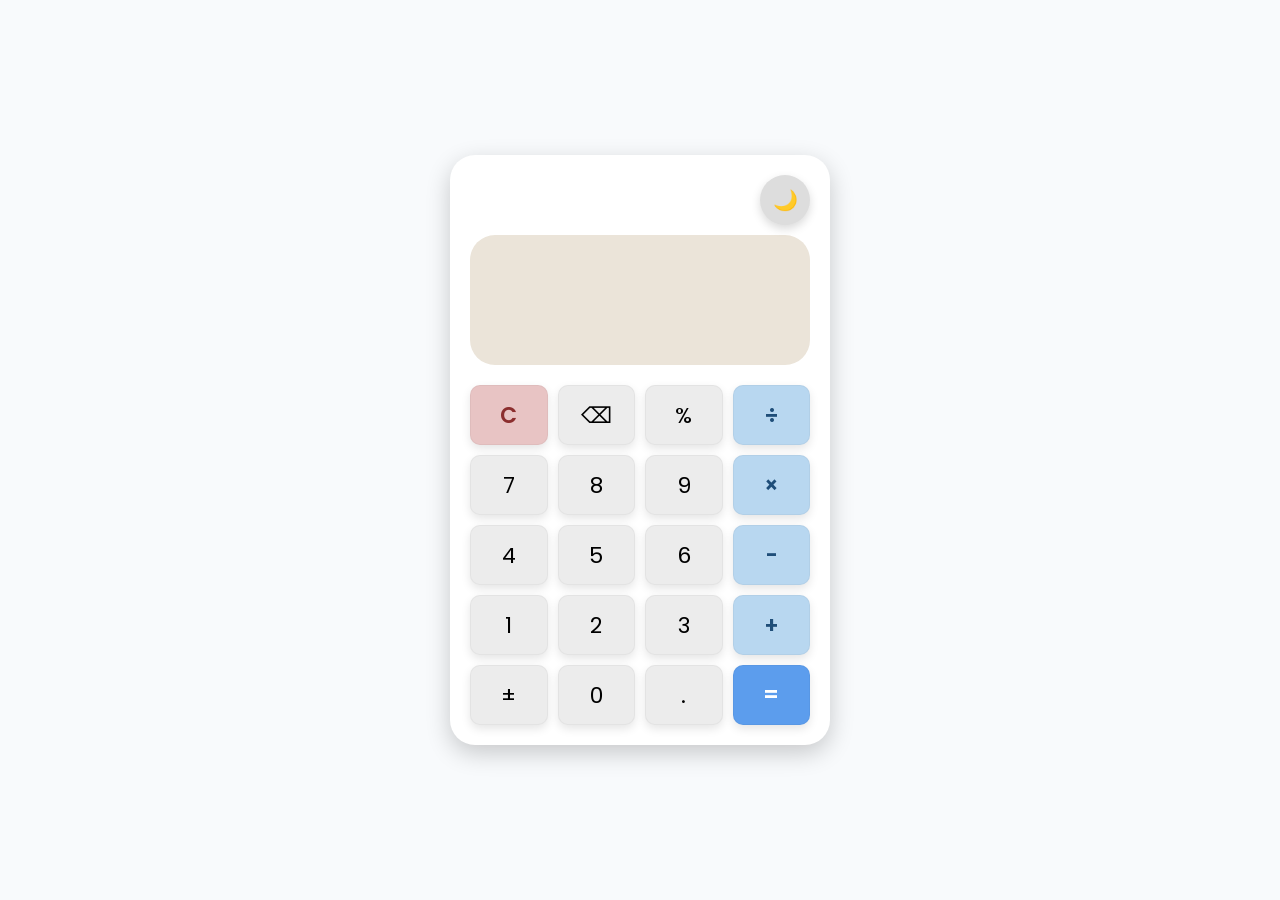
<file: Task-1 Calculator/index.html>
<!DOCTYPE html>
<html lang="en">
<head>
    <meta charset="UTF-8">
    <meta name="viewport" content="width=device-width, initial-scale=1.0">
    <title>Calculator</title>
    <link href="https://fonts.googleapis.com/css2?family=Poppins:wght@400;500;600&display=swap" rel="stylesheet">
    <link rel="stylesheet" href="style.css">
</head>
<body>
<div class="calculator">
   
    <div class="top-bar">
        <button id="theme-toggle">🌙</button>
    </div>

    <div class="display-box">
        <div id="history"></div>
        <input type="text" id="display" disabled>
    </div>
 
    <div class="buttons">
        <button class="clear-btn" onclick="clearDisplay()">C</button>
        <button onclick="deleteLast()">⌫</button>
        <button onclick="appendValue('%')">%</button>
        <button class="operator" onclick="appendValue('/')">÷</button>

        
        <button onclick="appendValue('7')">7</button>
        <button onclick="appendValue('8')">8</button>
        <button onclick="appendValue('9')">9</button>
        <button class="operator" onclick="appendValue('*')">×</button>

        <button onclick="appendValue('4')">4</button>
        <button onclick="appendValue('5')">5</button>
        <button onclick="appendValue('6')">6</button>
        <button class="operator" onclick="appendValue('-')">-</button>

        <button onclick="appendValue('1')">1</button>
        <button onclick="appendValue('2')">2</button>
        <button onclick="appendValue('3')">3</button>
        <button class="operator" onclick="appendValue('+')">+</button>
        
        <button onclick="toggleSign()">±</button>        
        <button onclick="appendValue('0')">0</button>
        <button onclick="appendValue('.')">.</button>
        <button class="equal" onclick="calculate()">=</button>
    </div>
</div>

<script src="script.js"></script>
</body>
</html>
</file>
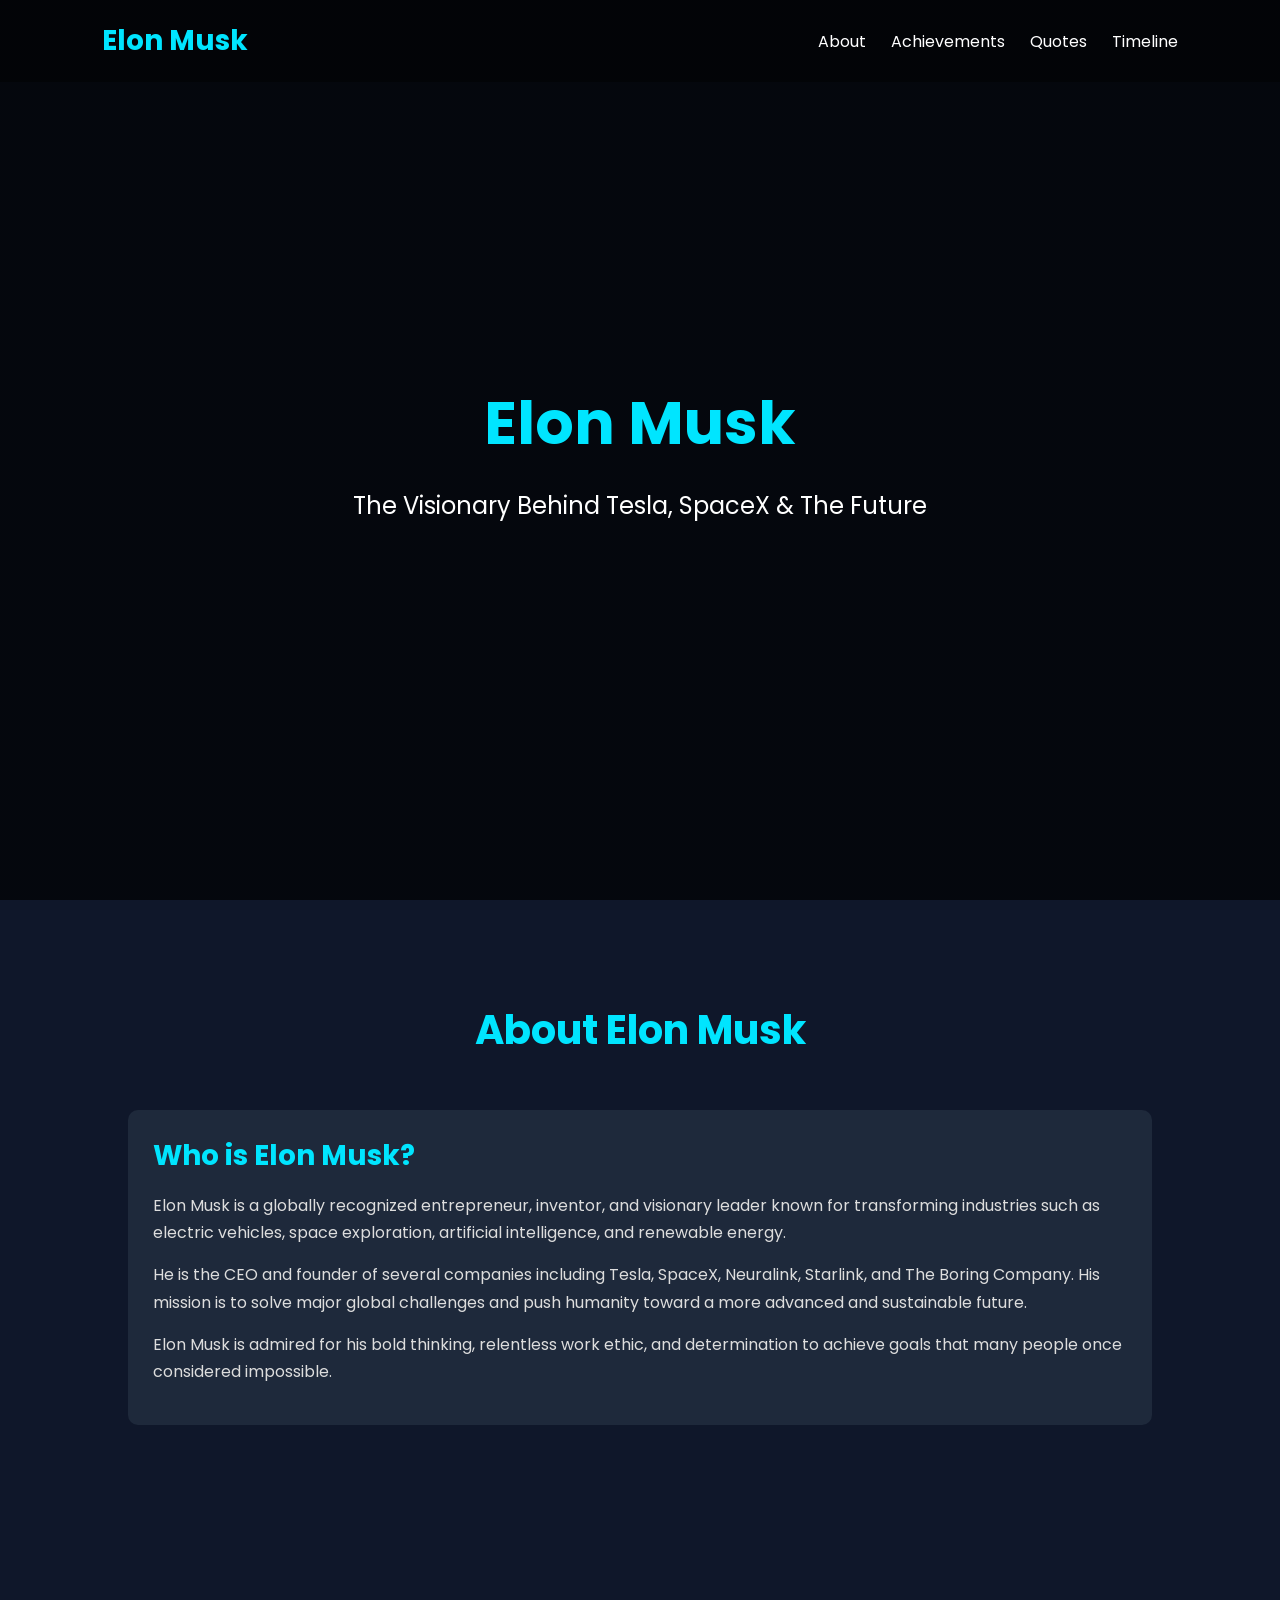
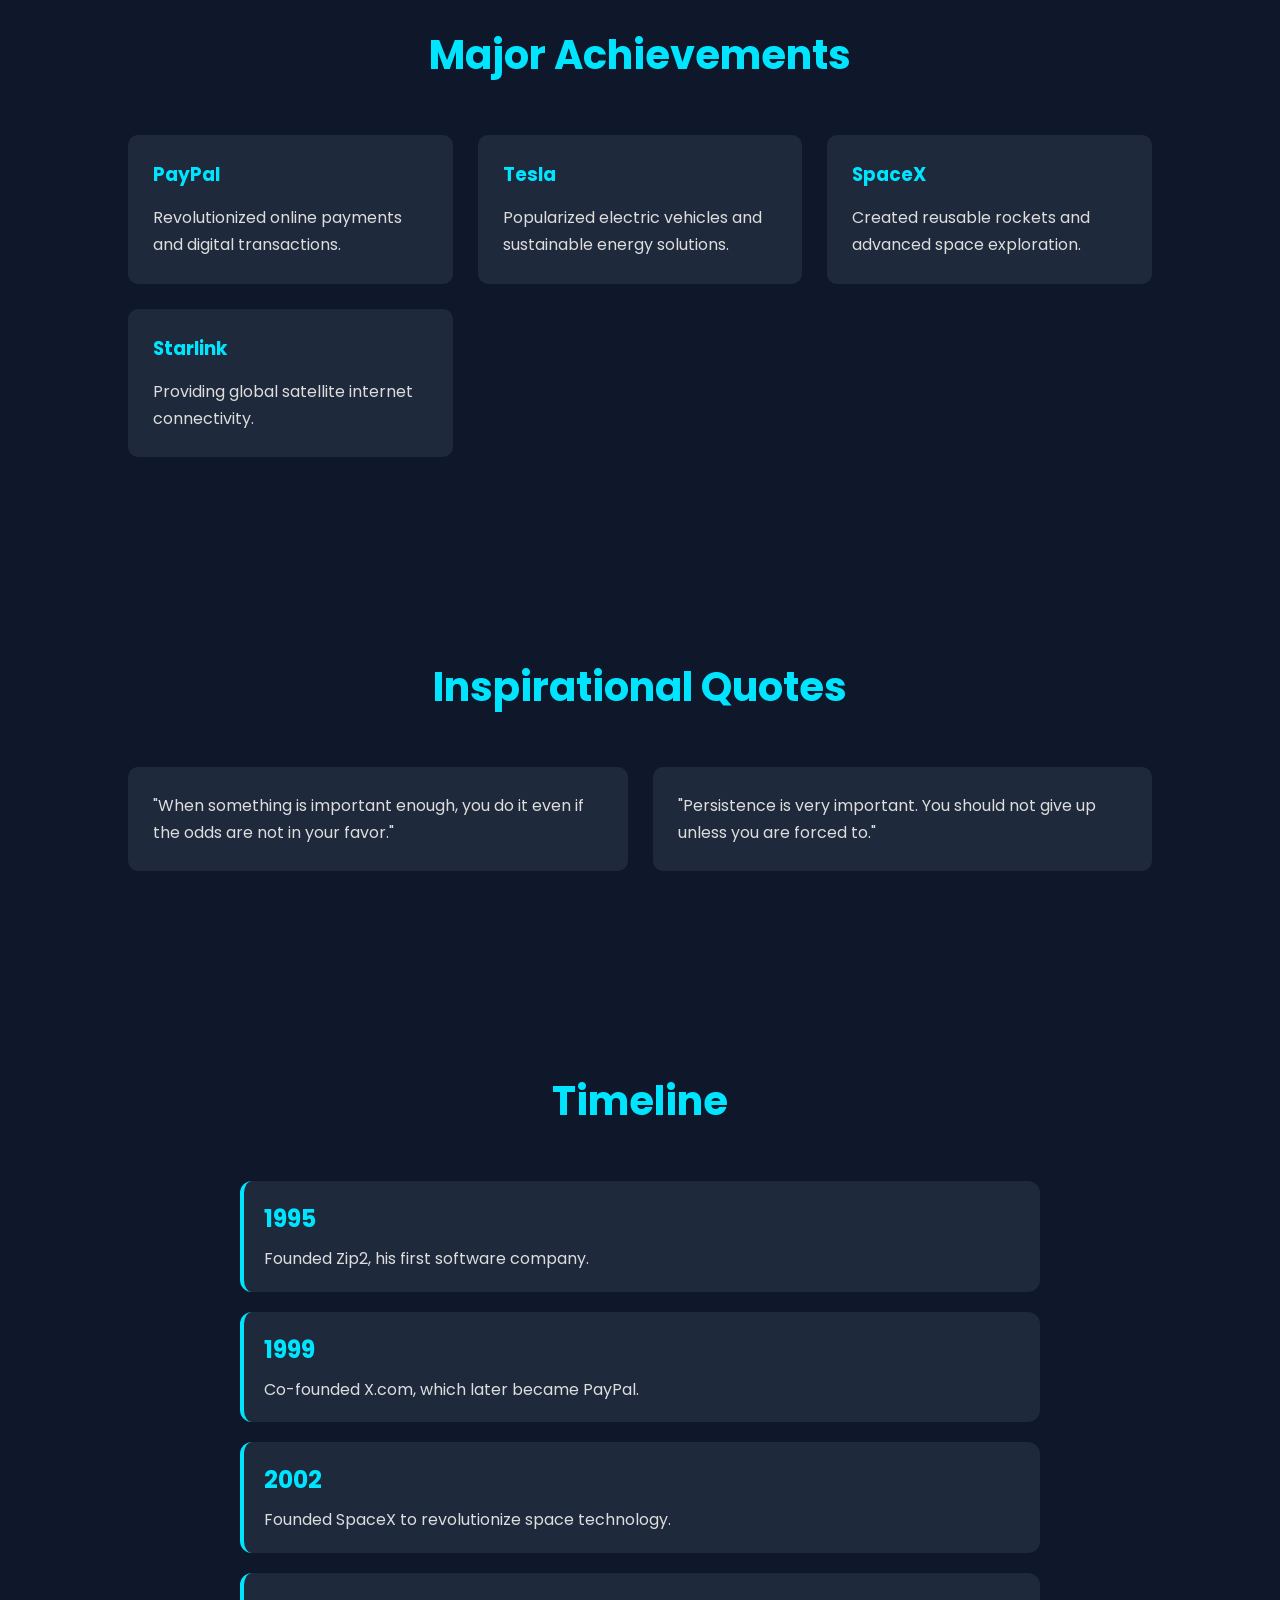
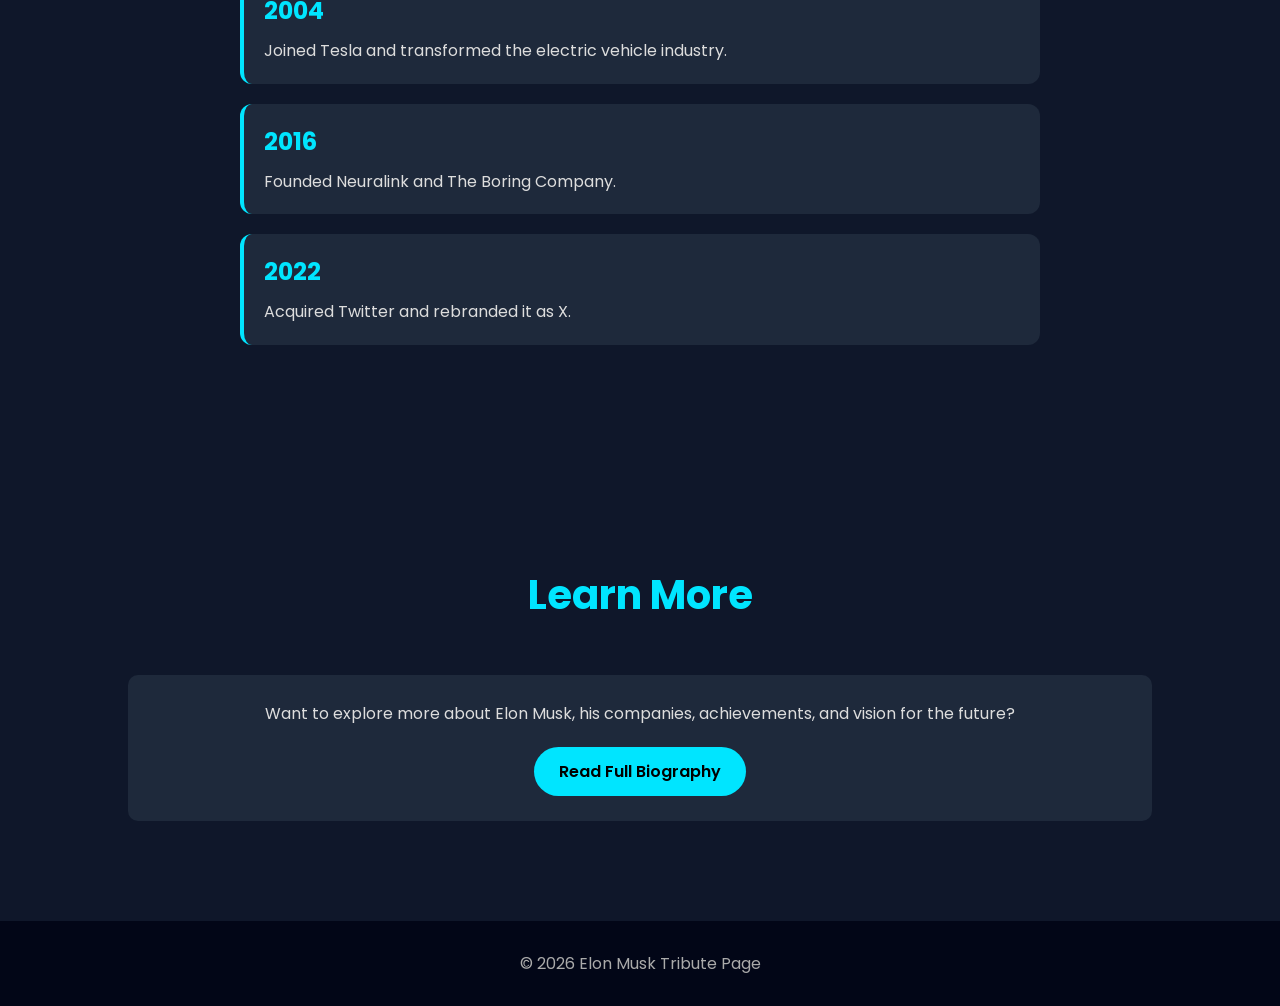
<file: Task-2 Tribute_page/index.html>
<!DOCTYPE html>
<html lang="en">
<head>
    <meta charset="UTF-8" />
    <meta name="viewport" content="width=device-width, initial-scale=1.0"/>
    <title>Elon Musk Tribute Page</title>
    <link rel="stylesheet" href="style.css">
</head>
<body>
    <header>
        <nav>
            <h2 class="logo">Elon Musk</h2>
            <ul>
                <li><a href="#about">About</a></li>
                <li><a href="#achievements">Achievements</a></li>
                <li><a href="#quotes">Quotes</a></li>
                <li><a href="#timeline">Timeline</a></li>
            </ul>
        </nav>
    </header>

    <section class="hero">
        <div class="hero-content">
            <h1>Elon Musk</h1>
            <p>The Visionary Behind Tesla, SpaceX & The Future</p>
        </div>
    </section>

    <section id="about" class="section">
        <h2>About Elon Musk</h2>

        <div class="about-content">
            <div class="card">
                <h3>Who is Elon Musk?</h3>
                <p>
                    Elon Musk is a globally recognized entrepreneur, inventor,
                    and visionary leader known for transforming industries such as
                    electric vehicles, space exploration, artificial intelligence,
                    and renewable energy.
                </p>
                <p>
                    He is the CEO and founder of several companies
                    including Tesla, SpaceX, Neuralink, Starlink, and The Boring Company.
                    His mission is to solve major global challenges and push humanity
                    toward a more advanced and sustainable future.
                </p>
                <p>
                    Elon Musk is admired for his bold thinking, relentless work ethic,
                    and determination to achieve goals that many people once considered impossible.
                </p>
            </div>
        </div>
    </section>

    <section id="achievements" class="section">
        <h2>Major Achievements</h2>

        <div class="cards">
            <div class="card">
                <h3>PayPal</h3>
                <p>Revolutionized online payments and digital transactions.</p>
            </div>
            <div class="card">
                <h3>Tesla</h3>
                <p>Popularized electric vehicles and sustainable energy solutions.</p>
            </div>
            <div class="card">
                <h3>SpaceX</h3>
                <p>Created reusable rockets and advanced space exploration.</p>
            </div>
            <div class="card">
                <h3>Starlink</h3>
                <p>Providing global satellite internet connectivity.</p>
            </div>
        </div>
    </section>

    <section id="quotes" class="section">
        <h2>Inspirational Quotes</h2>

        <div class="cards">
            <div class="card">
                <p>"When something is important enough, you do it even if the odds are not in your favor."</p>
            </div>
            <div class="card">
                <p>"Persistence is very important. You should not give up unless you are forced to."</p>
            </div>
        </div>
    </section>

    <section class="section" id="timeline">
        <h2>Timeline</h2>

        <div class="timeline">
        <div class="timeline-item">
            <span>1995</span>
            <p>Founded Zip2, his first software company.</p>
        </div>
        <div class="timeline-item">
            <span>1999</span>
            <p>Co-founded X.com, which later became PayPal.</p>
        </div>
        <div class="timeline-item">
            <span>2002</span>
            <p>Founded SpaceX to revolutionize space technology.</p>
        </div>
        <div class="timeline-item">
            <span>2004</span>
            <p>Joined Tesla and transformed the electric vehicle industry.</p>
        </div>
        <div class="timeline-item">
            <span>2016</span>
            <p>Founded Neuralink and The Boring Company.</p>
        </div>
        <div class="timeline-item">
            <span>2022</span>
            <p>Acquired Twitter and rebranded it as X.</p>
        </div>
        </div>
    </section>

<section class="section" id="reference">
    <h2>Learn More</h2>

    <div class="card reference-card">
        <p>
            Want to explore more about Elon Musk, his companies,
            achievements, and vision for the future?
        </p>
        <a href="https://en.wikipedia.org/wiki/Elon_Musk" target="_blank"  rel="noopener noreferrer"> Read Full Biography</a>
    </div>
</section>

<footer>
    <p>© 2026 Elon Musk Tribute Page</p>
</footer>

</body>
</html>
</file>
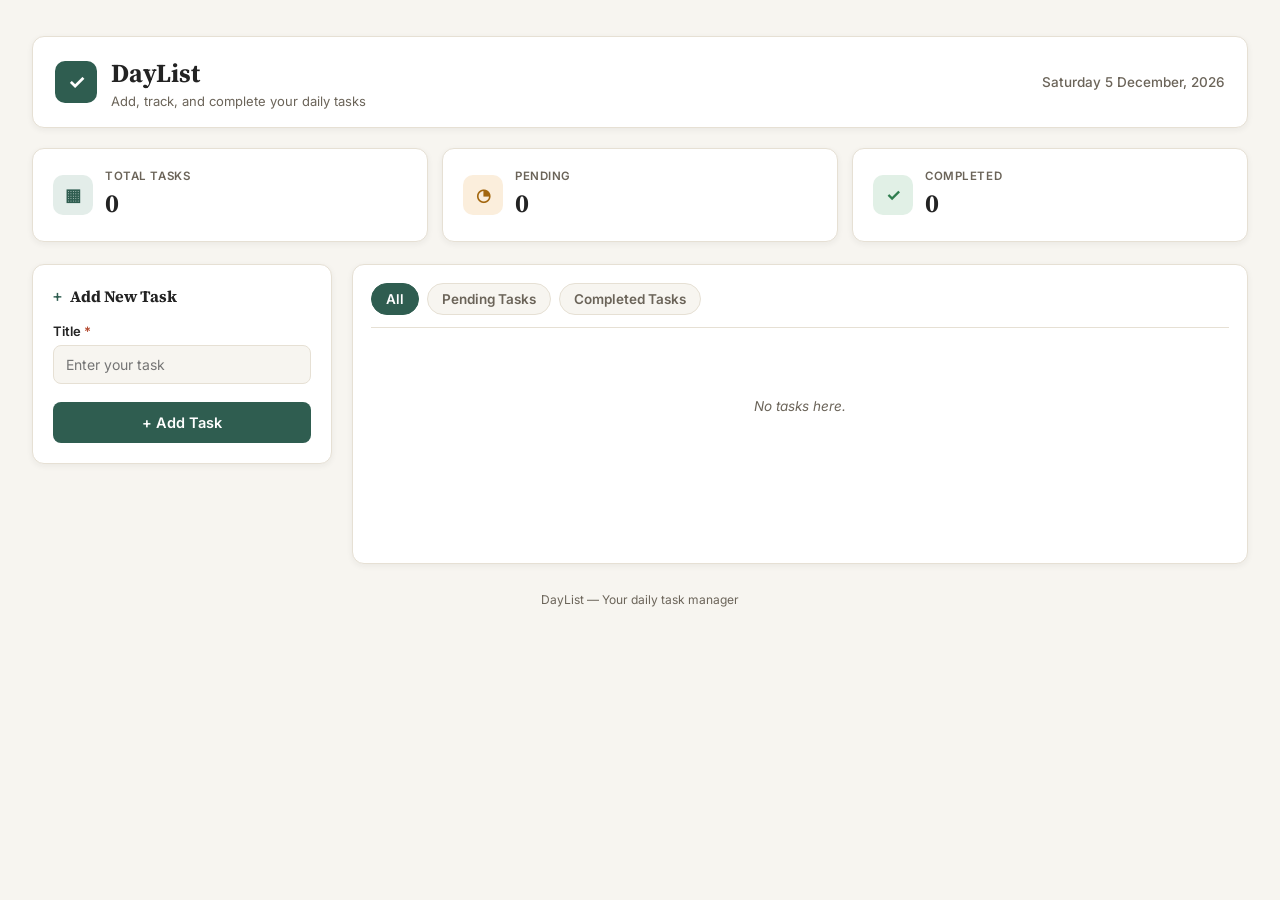
<file: Task-3 To-Do App/index.html>
<!DOCTYPE html>
<html lang="en">
<head>
  <meta charset="UTF-8" />
  <meta name="viewport" content="width=device-width, initial-scale=1.0" />
  <title>DayList — To-Do App</title>
  <link rel="stylesheet" href="style.css" />
</head>
<body>

  <div class="page">

    <header class="topbar">
      <div class="brand">
        <span class="brand-mark">✓</span>
        <div>
          <h1>DayList</h1>
          <p>Add, track, and complete your daily tasks</p>
        </div>
      </div>
      <p class="topbar-date" id="todayDate"></p>
    </header>

    <section class="stats">
      <div class="stat-card">
        <span class="stat-icon icon-total">▦</span>
        <div>
          <p class="stat-label">Total Tasks</p>
          <p class="stat-num" id="totalCount">0</p>
        </div>
      </div>
      <div class="stat-card">
        <span class="stat-icon icon-pending">◔</span>
        <div>
          <p class="stat-label">Pending</p>
          <p class="stat-num" id="pendingCount">0</p>
        </div>
      </div>
      <div class="stat-card">
        <span class="stat-icon icon-done">✓</span>
        <div>
          <p class="stat-label">Completed</p>
          <p class="stat-num" id="completedCount">0</p>
        </div>
      </div>
    </section>

    <div class="layout">
      <aside class="form-card">
        <h2><span class="plus">+</span> Add New Task</h2>
        <form id="taskForm">
          <label for="taskInput">Title <span class="req">*</span></label>
          <input
            type="text"
            id="taskInput"
            placeholder="Enter your task"
            autocomplete="off"
            required
            />

          <button type="submit" class="btn-add">+ Add Task</button>
        </form>
      </aside>

      <main class="lists">

        <div class="list-tabs">
          <button class="tab-btn active" data-filter="all">All</button>
          <button class="tab-btn" data-filter="pending">Pending Tasks</button>
          <button class="tab-btn" data-filter="completed">Completed Tasks</button>
        </div>

        <ul class="task-list" id="taskList"></ul>
        <p class="empty-msg" id="emptyMsg">No tasks here.</p>

      </main>

    </div>

    <footer class="footer">
      <p>DayList — Your daily task manager</p>
    </footer>
  </div>

  <div class="modal-overlay" id="editOverlay">
    <div class="modal">
      <h3>Edit Task</h3>
      <label for="editTitle">Title</label>
      <input type="text" id="editTitle" />
      <div class="modal-actions">
        <button type="button" class="btn-cancel" id="editCancelBtn">Cancel</button>
        <button type="button" class="btn-save" id="editSaveBtn">Save Changes</button>
      </div>
    </div>
  </div>

  <script src="script.js"></script>
</body>
</html>
</file>
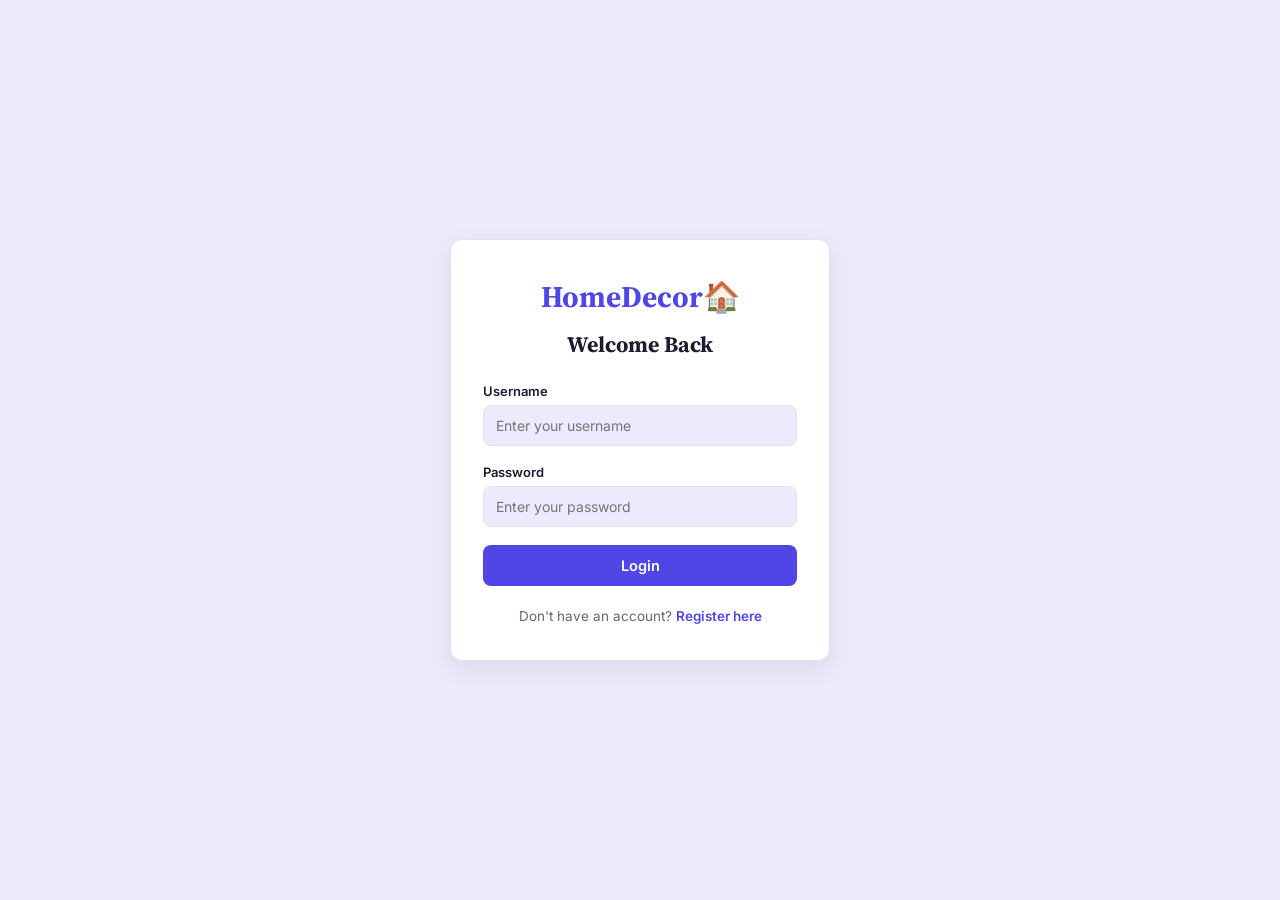
<file: Task-4 Login System/index.html>
<!DOCTYPE html>
<html lang="en">
<head>
  <meta charset="UTF-8">
  <meta name="viewport" content="width=device-width, initial-scale=1.0">
  <title>Login - Authentication System</title>
  <link rel="stylesheet" href="style.css">
</head>
<body>

  <div id="alert-container" class="alert-container">
    <div id="alert-message" class="alert"></div>
  </div>

  <div id="login-view" class="card active">
    <div class="brand">
      <span class="brand-mark">HomeDecor🏠</span>
       <h2>Welcome Back</h2>
    </div>
    <form id="login-form">
      <div class="form-group">
        <label for="login-username">Username</label>
        <input type="text" id="login-username" required placeholder="Enter your username" autocomplete="username">
      </div>
      <div class="form-group">
        <label for="login-password">Password</label>
        <input type="password" id="login-password" required placeholder="Enter your password" autocomplete="current-password">
      </div>
      <button type="submit" class="btn">Login</button>
    </form>
    <p class="footer-text">Don't have an account? <a onclick="navigateTo('register')">Register here</a></p>
  </div>

  <div id="register-view" class="card">
    <div class="brand">
      <span class="brand-mark">HomeDecor🏠</span>
      <h2>Create Account</h2>
    </div>
    <form id="register-form">
      <div class="form-group">
        <label for="register-username">Username</label>
        <input type="text" id="register-username" required placeholder="Enter a username" autocomplete="username">
      </div>
      <div class="form-group">
        <label for="register-password">Password</label>
        <input type="password" id="register-password" required placeholder="Enter a password" autocomplete="new-password">
      </div>
      <div class="form-group">
        <label for="register-confirm-password">Confirm Password</label>
        <input type="password" id="register-confirm-password" required placeholder="Re-enter your password" autocomplete="new-password">
      </div>
      <button type="submit" class="btn">Register</button>
    </form>
    <p class="footer-text">Already have an account? <a onclick="navigateTo('login')">Login here</a></p>
  </div>

  <div id="dashboard-view" class="dashboard-fullscreen">
    <div class="dashboard-content">
      <span class="dashboard-icon">HomeDecor🏠</span>
      <h1 id="welcome-message">Welcome, [username]</h1>
      <p class="dashboard-sub">"Transform Your Space, Elevate Your Living — Welcome to HomeDecor."</p>
    </div>
    <button id="logout-btn" class="btn btn-logout">Logout</button>
  </div>

  <script src="script.js"></script>
</body>
</html>
</file>
<file: Task-1 Calculator/style.css>
*{
    margin:0;
    padding:0;
    box-sizing:border-box;
    font-family: 'Poppins', sans-serif;
}

body{
    display:flex;
    justify-content:center;
    align-items:center;
    height:100vh;
    transition:0.5s;
}
body.light{
    background:#f8fafc;
    color:#000;
}
body.dark{
    background:#0f172a;
    color:#fff;
}

.calculator{
    width:380px;
    padding:20px;
    border-radius:25px;
    box-shadow:0 8px 25px rgba(0,0,0,0.2);
}
body.light .calculator{
    background:white;
}
body.dark .calculator{
    background:#2c2c2c;
}

#display{
    width:100%;
    border:none;
    background:transparent;
    text-align:right;
    font-size:48px;
    outline:none;
    font-weight:300;
    line-height:1;
}
body.light #display{
    color:black;
}
body.dark #display{
    
    color:white;
}

.display-box{
    width:100%;
    height:130px;
    margin-bottom:20px;
    padding:15px 20px;
    border-radius:25px;
    display:flex;
    flex-direction:column;
    justify-content:flex-end;
    overflow:hidden;
}
body.light .display-box{
    background:#ebe4d9;
}
body.dark .display-box{
    background:#3b3b3b;
}

#history{
    width:100%;
    text-align:right;
    font-size:22px;
    color:#8a8a8a;
    margin-bottom:10px;
    padding-top:10px;
}

.buttons{
    display:grid;
    grid-template-columns:repeat(4,1fr);
    gap:10px;
}
button{
    height:60px;
    border:none;
    border-radius:10px;
    font-size:22px;
    cursor:pointer;
    transition:0.2s;
    box-shadow:0 4px 10px rgba(0,0,0,0.1);
    border:1px solid rgba(0,0,0,0.04);
}
button:hover{
    transform:scale(1.03);
}
button:active{
    transform:scale(0.98);
}
body.light button{
    background:#ececec;
    color:black;
}
body.dark button{
    background:#555;
    color:white;
}

.equal{
    background:#5c9ded !important;
    color:white !important;
    font-weight: 600;
}

.top-bar{
    display:flex;
    justify-content:flex-end;
    margin-bottom:10px;
}

#theme-toggle{
    width:50px;
    height:50px;
    border:none;
    border-radius:50%;
    font-size:20px;
    cursor:pointer;
    box-shadow:0 4px 10px rgba(0,0,0,0.15);
}
body.light #theme-toggle{
    background:#ddd;
    color:black;
}
body.dark #theme-toggle{
    background:#444;
    color:white;
}

.operator{
    background:#b8d7f0 !important;
    color:#1f4e79 !important;
    font-weight:600;
}
body.dark .operator{
    background:#3b5f7a !important;
    color:white !important;
}

.clear-btn{
    background:#e8c4c4 !important;
    color:#8b2e2e !important;
    font-weight:600;
}
body.dark .clear-btn{
    background:#7b3a3a !important;
    color:white !important;
}
</file>
<file: Task-2 Tribute_page/style.css>
@import url('https://fonts.googleapis.com/css2?family=Poppins:wght@300;400;500;600&display=swap');

*{
    margin: 0;
    padding: 0;
    box-sizing: border-box;
    font-family: 'Poppins', sans-serif;
}

html{
    scroll-behavior: smooth;
}

body{
    background: #0f172a;
    color: white;
}

header{
    position: fixed;
    top: 0;
    width: 100%;
    z-index: 1000;
    background: rgba(0,0,0,0.4);
}

nav{
    display: flex;
    justify-content: space-between;
    align-items: center;
    padding: 20px 8%;
}

.logo{
    color: #00e5ff;
    font-size: 28px;
}

nav ul{
    display: flex;
    list-style: none;
}

nav ul li{
    margin-left: 25px;
}

nav ul li a{
    color: white;
    text-decoration: none;
    transition: 0.3s;
}

nav ul li a:hover{
    color: #00e5ff;
}

.hero{
    height: 100vh;
    background: linear-gradient(rgba(0,0,0,0.7),
    rgba(0,0,0,0.7)),
    url('https://images.unsplash.com/photo-1517976487492-5750f3195933?q=80&w=1200&auto=format&fit=crop')
    center/cover no-repeat;
    display: flex;
    justify-content: center;
    align-items: center;
    text-align: center;
    padding: 20px;
}

.hero-content h1{
    font-size: 60px;
    color: #00e5ff;
    margin-bottom: 20px;
}

.hero-content p{
    font-size: 24px;
    max-width: 700px;
}

.section{
    padding: 100px 10%;
}

.section h2{
    text-align: center;
    font-size: 40px;
    margin-bottom: 50px;
    color: #00e5ff;
}

.about-content{
    flex: 1;
    min-width: 300px;
}

.about-content h3{
    color: #00e5ff;
    margin-bottom: 20px;
    font-size: 28px;
}

.about-content p{
    line-height: 1.8;
    margin-bottom: 15px;
}

.cards{
    display: grid;
    grid-template-columns: repeat(auto-fit,minmax(250px,1fr));
    gap: 25px;
}

.card{
    background: #1e293b;
    border-radius: 10px;
    padding: 25px;
}

.card:hover{
    background: #334155;
}

.card h3{
    color: #00e5ff;
    margin-bottom: 15px;
}

.card p{
    line-height: 1.7;
    color: #ddd;
}

.timeline{
    max-width: 800px;
    margin: auto;
}

.timeline-item{
    background: #1e293b;
    border-left: 4px solid #00e5ff;
    padding: 20px;
    margin: 20px 0;
    border-radius: 12px;
}

.timeline-item span{
    color: #00e5ff;
    font-size: 24px;
    font-weight: bold;
}

.timeline-item p{
    margin-top: 10px;
    line-height: 1.6;
    color: #ddd;
}

.timeline-item:hover{
    background: #334155;
}

.reference-card{
    text-align: center;
}

.reference-card a{
    display: inline-block;
    margin-top: 20px;
    padding: 12px 25px;
    background: #00e5ff;
    color: black;
    text-decoration: none;
    border-radius: 30px;
    font-weight: 600;
    transition: 0.3s;
}

.reference-card a:hover{
    background: white;
    transform: scale(1.05);
}

footer{
    text-align: center;
    padding: 30px;
    background: #020617;
    color: #aaa;
}

@media(max-width: 768px){
    nav{
        flex-direction: column;
    }
    nav ul{
        margin-top: 15px;
    }
    .hero-content h1{
        font-size: 45px;
    }
    .hero-content p{
        font-size: 18px;
    }
    .section h2{
        font-size: 32px;
    }
}
</file>
<file: Task-3 To-Do App/style.css>
@import url('https://fonts.googleapis.com/css2?family=Source+Serif+4:wght@600;700&family=Inter:wght@400;500;600;700&display=swap');

:root {
  --paper: #f7f5f0;
  --card: #ffffff;
  --ink: #232323;
  --ink-soft: #6b6459;
  --line: #e6e0d4;
  --accent: #2f5d50;
  --accent-soft: #e3ede9;
  --accent-hover: #24473d;
  --danger: #b3492f;
  --danger-soft: #f6e6e1;
  --pending-bg: #fbeedc;
  --pending-text: #a3670f;
  --done-bg: #e1f0e6;
  --done-text: #2f7d4f;
  --shadow: rgba(35, 35, 35, 0.06);
  --radius: 12px;
}

* { box-sizing: border-box; }

html {
  font-size: 18px;
} 

body {
  margin: 0;
  font-family: 'Inter', sans-serif;
  background: var(--paper);
  color: var(--ink);
  min-height: 100vh;
}

.page {
  max-width: 1800px;
  margin: 0 auto;
  padding: 36px 32px 64px;
}

.topbar {
  display: flex;
  align-items: center;
  justify-content: space-between;
  background: var(--card);
  border: 1px solid var(--line);
  border-radius: var(--radius);
  padding: 18px 22px;
  box-shadow: 0 2px 6px var(--shadow);
  margin-bottom: 20px;
}

.brand {
  display: flex;
  align-items: center;
  gap: 14px;
}

.brand-mark {
  width: 42px;
  height: 42px;
  display: flex;
  align-items: center;
  justify-content: center;
  background: var(--accent);
  color: #fff;
  font-size: 20px;
  font-weight: 700;
  border-radius: 10px;
  flex-shrink: 0;
}

.brand h1 {
  font-family: 'Source Serif 4', serif;
  font-size: 26px;
  margin: 0;
  font-weight: 700;
}

.brand p {
  margin: 2px 0 0;
  font-size: 13px;
  color: var(--ink-soft);
}

.topbar-date {
  font-size: 13.5px;
  color: var(--ink-soft);
  font-weight: 500;
  margin: 0;
}

.stats {
  display: grid;
  grid-template-columns: repeat(3, 1fr);
  gap: 14px;
  margin-bottom: 22px;
  justify-content: center;
}

.stat-card {
  background: var(--card);
  border: 1px solid var(--line);
  border-radius: var(--radius);
  padding: 20px;
  display: flex;
  align-items: center;
  gap: 12px;
  box-shadow: 0 2px 6px var(--shadow);
}

.stat-icon {
  width: 40px;
  height: 40px;
  border-radius: 10px;
  display: flex;
  align-items: center;
  justify-content: center;
  font-size: 17px;
  font-weight: 700;
  flex-shrink: 0;
}

.icon-total { background: var(--accent-soft); color: var(--accent); }
.icon-pending { background: var(--pending-bg); color: var(--pending-text); }
.icon-done { background: var(--done-bg); color: var(--done-text); }

.stat-label {
  margin: 0;
  font-size: 11.5px;
  text-transform: uppercase;
  letter-spacing: 0.05em;
  color: var(--ink-soft);
  font-weight: 600;
}

.stat-num {
  margin: 2px 0 0;
  font-family: 'Source Serif 4', serif;
  font-size: 26px;
  font-weight: 700;
}

.layout {
  display: grid;
  grid-template-columns: 300px 1fr;
  gap: 20px;
  align-items: start;
}

.form-card {
  background: var(--card);
  border: 1px solid var(--line);
  border-radius: var(--radius);
  padding: 20px;
  box-shadow: 0 2px 6px var(--shadow);
  position: sticky;
  top: 20px;
}

.form-card h2 {
  font-family: 'Source Serif 4', serif;
  font-size: 16px;
  margin: 0 0 16px;
  display: flex;
  align-items: center;
  gap: 8px;
}

.plus {
  color: var(--accent);
  font-weight: 700;
}

.form-card label {
  display: block;
  font-size: 13px;
  font-weight: 600;
  margin-bottom: 6px;
  margin-top: 14px;
}

.form-card label:first-of-type {
  margin-top: 0;
}

.req {
  color: var(--danger);
}

.form-card input[type="text"],
.modal input[type="text"] {
  width: 100%;
  padding: 10px 12px;
  font-size: 14px;
  font-family: inherit;
  border: 1.5px solid var(--line);
  border-radius: 8px;
  background: var(--paper);
  color: var(--ink);
  outline: none;
  resize: vertical;
  transition: border-color 0.15s ease;
}

.form-card input:focus,
.modal input:focus {
  border-color: var(--accent);
}

.btn-add {
  width: 100%;
  margin-top: 18px;
  padding: 12px;
  font-size: 14.5px;
  font-weight: 600;
  font-family: inherit;
  color: #fff;
  background: var(--accent);
  border: none;
  border-radius: 8px;
  cursor: pointer;
  transition: background 0.15s ease;
}

.btn-add:hover { background: var(--accent-hover); }

.lists {
  background: var(--card);
  border: 1px solid var(--line);
  border-radius: var(--radius);
  padding: 18px;
  box-shadow: 0 2px 6px var(--shadow);
  min-height: 300px;
}

.list-tabs {
  display: flex;
  gap: 8px;
  margin-bottom: 16px;
  border-bottom: 1px solid var(--line);
  padding-bottom: 12px;
}

.tab-btn {
  padding: 7px 14px;
  font-size: 13.5px;
  font-weight: 600;
  font-family: inherit;
  border: 1.5px solid var(--line);
  background: var(--paper);
  color: var(--ink-soft);
  border-radius: 20px;
  cursor: pointer;
  transition: all 0.15s ease;
}

.tab-btn:hover {
  border-color: var(--accent);
  color: var(--accent);
}

.tab-btn.active {
  background: var(--accent);
  border-color: var(--accent);
  color: #fff;
}

.task-list {
  list-style: none;
  margin: 0;
  padding: 0;
  display: flex;
  flex-direction: column;
  gap: 10px;
}

.task-item {
  border-left: 4px solid var(--pending-text);
  border-radius: 8px;
  background: var(--paper);
  border-top: 1px solid var(--line);
  border-right: 1px solid var(--line);
  border-bottom: 1px solid var(--line);
  padding: 18px 20px;
  display: flex;
  align-items: flex-start;
  gap: 12px;
  animation: fadeIn 0.2s ease;
}

.task-item.completed {
  border-left-color: var(--done-text);
}

@keyframes fadeIn {
  from { opacity: 0; transform: translateY(-4px); }
  to { opacity: 1; transform: translateY(0); }
}

.task-checkbox {
  margin-top: 4px;
  width: 18px;
  height: 18px;
  flex-shrink: 0;
  accent-color: var(--accent);
  cursor: pointer;
}

.task-body {
  flex: 1;
  min-width: 0;
}

.task-title-row {
  display: flex;
  align-items: center;
  gap: 10px;
  flex-wrap: wrap;
}

.task-title {
  font-size: 17px;
  font-weight: 700;
  color: var(--ink);
}

.task-item.completed .task-title {
  color: var(--ink-soft);
  text-decoration: line-through;
}

.badge {
  font-size: 10.5px;
  font-weight: 700;
  text-transform: uppercase;
  letter-spacing: 0.04em;
  padding: 3px 9px;
  border-radius: 20px;
}

.badge-pending { background: var(--pending-bg); color: var(--pending-text); }
.badge-done { background: var(--done-bg); color: var(--done-text); }

.task-meta {
  font-size: 11.5px;
  color: var(--ink-soft);
  margin-top: 8px;
  display: flex;
  align-items: center;
  gap: 5px;
}

.task-actions {
  display: flex;
  gap: 4px;
  flex-shrink: 0;
}

.icon-btn {
  width: 40px;
  height: 40px;
  display: flex;
  align-items: center;
  justify-content: center;
  border: 1px solid var(--line);
  background: var(--card);
  border-radius: 9px;
  cursor: pointer;
  font-size: 17px;
  color: var(--ink-soft);
  transition: background 0.15s ease, color 0.15s ease, border-color 0.15s ease;
}

.icon-btn:hover {
  background: var(--accent-soft);
  color: var(--accent);
  border-color: var(--accent);
}

.icon-btn.delete-btn:hover {
  background: var(--danger-soft);
  color: var(--danger);
  border-color: var(--danger);
}

.empty-msg {
  font-size: 13.5px;
  color: var(--ink-soft);
  text-align: center;
  padding: 40px 8px;
  font-style: italic;
  display: none;
}

.empty-msg.show { display: block; }

.footer {
  text-align: center;
  margin-top: 28px;
}

.footer p {
  font-size: 12px;
  color: var(--ink-soft);
}

.modal-overlay {
  position: fixed;
  inset: 0;
  background: rgba(35, 35, 35, 0.45);
  display: none;
  align-items: center;
  justify-content: center;
  padding: 20px;
  z-index: 50;
}

.modal-overlay.show { display: flex; }

.modal {
  background: var(--card);
  border-radius: var(--radius);
  padding: 22px;
  width: 100%;
  max-width: 400px;
  box-shadow: 0 12px 32px rgba(0,0,0,0.2);
}

.modal h3 {
  margin: 0 0 14px;
  font-family: 'Source Serif 4', serif;
  font-size: 18px;
}

.modal label {
  display: block;
  font-size: 13px;
  font-weight: 600;
  margin-bottom: 6px;
  margin-top: 12px;
}

.modal label:first-of-type { margin-top: 0; }

.modal-actions {
  display: flex;
  justify-content: flex-end;
  gap: 8px;
  margin-top: 18px;
}

.btn-cancel, .btn-save {
  padding: 9px 16px;
  font-size: 14px;
  font-weight: 600;
  font-family: inherit;
  border-radius: 8px;
  cursor: pointer;
  border: none;
}

.btn-cancel {
  background: var(--paper);
  border: 1.5px solid var(--line);
  color: var(--ink);
}

.btn-cancel:hover { background: var(--line); }

.btn-save {
  background: var(--accent);
  color: #fff;
}

.btn-save:hover { background: var(--accent-hover); }

@media (max-width: 860px) {
  .stats { grid-template-columns: repeat(3, 1fr); }
  .layout { grid-template-columns: 1fr; }
  .form-card { position: static; }
}

@media (max-width: 480px) {
  .stats { grid-template-columns:repeat(3, 1fr) }
  .topbar { flex-direction: column; align-items: flex-start; gap: 10px; }
  .task-title-row { flex-direction: column; align-items: flex-start; gap: 6px; }
}

@media (prefers-reduced-motion: reduce) {
  .task-item { animation: none; }
}
</file>
<file: Task-4 Login System/style.css>
@import url('https://fonts.googleapis.com/css2?family=Source+Serif+4:wght@600;700&family=Inter:wght@400;500;600;700&display=swap');

* {
  margin: 0;
  padding: 0;
  box-sizing: border-box;
}

:root {
  --paper:#eceafc;
  --card: #ffffff;
  --ink: #1e1b2e;
  --ink-soft: #6b6478;
  --line: #e4e1ec;
  --accent: #4f46e5;
  --accent-hover: #4338ca;
  --danger: #dc2626;
  --danger-soft: #fee2e2;
  --success: #16a34a;
  --success-soft: #dcfce7;
  --radius: 12px;
  --shadow: rgba(30, 27, 46, 0.08);
}

body {
  font-family: 'Inter', sans-serif;
  background: var(--paper);
  color: var(--ink);
  min-height: 100vh;
  display: flex;
  justify-content: center;
  align-items: center;
  padding: 20px;
}

.card {
  background: var(--card);
  border: 1px solid var(--line);
  border-radius: var(--radius);
  width: 100%;
  max-width: 380px;
  padding: 36px 32px;
  box-shadow: 0 8px 24px var(--shadow);
  text-align: center;
  display: none;
}

.card.active {
  display: block;
  animation: fadeIn 0.25s ease;
}

@keyframes fadeIn {
  from { opacity: 0; transform: translateY(-6px); }
  to { opacity: 1; transform: translateY(0); }
}

.brand {
  margin-bottom: 24px;
}

.brand-mark {
  display: block;
  font-family: 'Source Serif 4', serif;
  font-size: 30px;
  font-weight: 700;
  color: var(--accent);
  margin-bottom: 12px;
}

.brand h2 {
  font-family: 'Source Serif 4', serif;
  font-size: 22px;
  font-weight: 700;
}

.form-group {
  margin-bottom: 18px;
  text-align: left;
}

.form-group label {
  display: block;
  font-size: 13px;
  font-weight: 600;
  margin-bottom: 6px;
  color: var(--ink);
}

.form-group input[type="text"],
.form-group input[type="password"] {
  width: 100%;
  padding: 11px 12px;
  border: 1.5px solid var(--line);
  border-radius: 8px;
  background: var(--paper);
  color: var(--ink);
  font-family: inherit;
  font-size: 14px;
  outline: none;
  transition: border-color 0.15s ease;
}

.form-group input:focus {
  border-color: var(--accent);
}

.btn {
  width: 100%;
  padding: 12px;
  border-radius: 8px;
  border: none;
  background: var(--accent);
  color: #fff;
  font-family: inherit;
  font-size: 14.5px;
  font-weight: 600;
  cursor: pointer;
  transition: all 0.2s ease;
}

.btn:hover {
  background: var(--accent-hover);
  transform: translateY(-2px);
  box-shadow: 0 6px 16px rgba(79, 70, 229, 0.35);
}

.btn:active {
  transform: translateY(0);
  box-shadow: 0 2px 6px rgba(79, 70, 229, 0.3);
}

.footer-text {
  margin-top: 22px;
  font-size: 13.5px;
  color: var(--ink-soft);
}

.footer-text a {
  color: var(--accent);
  font-weight: 600;
  cursor: pointer;
  text-decoration: none;
}

.footer-text a:hover {
  text-decoration: underline;
}

.alert-container {
  display: none;
  position: fixed;
  top: 20px;
  left: 50%;
  transform: translateX(-50%);
  width: calc(100% - 40px);
  max-width: 380px;
  z-index: 1000;
}

.alert {
  padding: 12px 16px;
  border-radius: 8px;
  font-size: 13.5px;
  font-weight: 600;
  text-align: center;
  box-shadow: 0 4px 12px var(--shadow);
}

.alert-success {
  background: var(--success-soft);
  color: var(--success);
  border: 1px solid var(--success);
}

.alert-danger {
  background: var(--danger-soft);
  color: var(--danger);
  border: 1px solid var(--danger);
}

.dashboard-fullscreen {
  display: none;
  width: 100%;
  height: 100vh;
  position: fixed;
  top: 0;
  left: 0;
  justify-content: center;
  align-items: center;
  text-align: center;
  background: var(--paper);
}

.dashboard-fullscreen.active {
  display: flex;
}

.dashboard-content {
  max-width: 480px;
  padding: 40px;
}

.dashboard-icon {
  font-size: 34px;
  font-weight: 700;
  font-family: 'Source Serif 4', serif;
  color: var(--accent);
  display: block;
  text-align: center;
  margin-bottom: 16px;
}

.dashboard-content h1 {
  font-family: 'Source Serif 4', serif;
  font-size: 30px;
  font-weight: 700;
  margin-bottom: 10px;
}

.dashboard-sub {
  font-size: 14px;
  color: #6b64a8;
  white-space: nowrap;
}

.btn-logout {
  position: fixed;
  top: 24px;
  right: 24px;
  width: auto;
  padding: 10px 20px;
  background: var(--card);
  color: var(--ink);
  border: 1.5px solid var(--line);
  transition: all 0.2s ease;
}

.btn-logout:hover {
  background: var(--danger-soft);
  color: var(--danger);
  border-color: var(--danger);
  transform: translateY(-2px);
  box-shadow: 0 6px 16px rgba(220, 38, 38, 0.2);
}

.btn-logout:active {
  transform: translateY(0);
}
</file>
